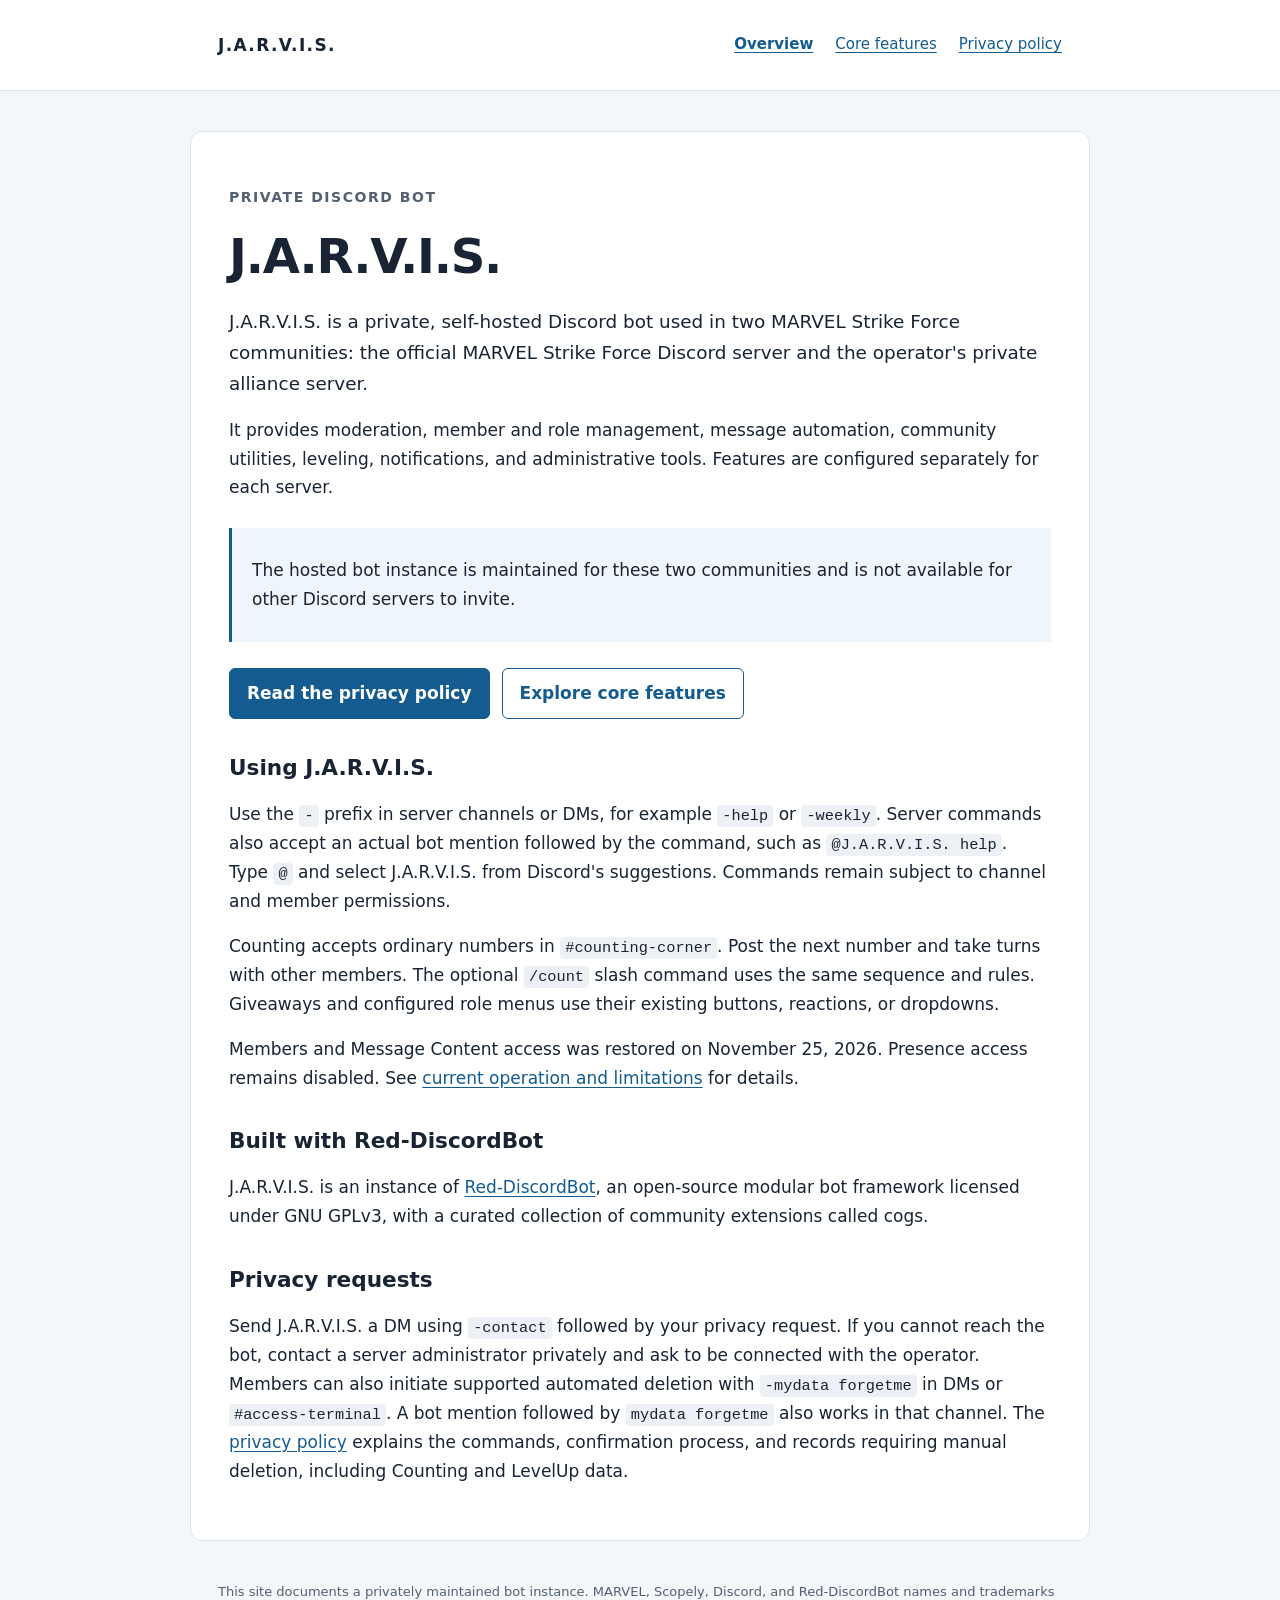
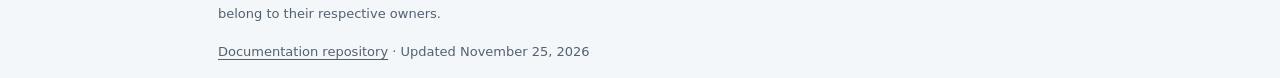
<file: index.html>
<!doctype html>
<html lang="en">
<head><meta charset="utf-8"><meta name="viewport" content="width=device-width, initial-scale=1"><title>J.A.R.V.I.S. | Discord Bot Documentation</title><meta name="description" content="Public documentation for J.A.R.V.I.S., a private, self-hosted Discord bot used in two MARVEL Strike Force communities."><link rel="stylesheet" href="styles.css"></head>
<body>
<a class="skip" href="#main">Skip to content</a>
<header><div class="wrap"><a class="brand" href="index.html">J.A.R.V.I.S.</a><nav aria-label="Main navigation"><a href="index.html" aria-current="page">Overview</a><a href="features.html">Core features</a><a href="privacy.html">Privacy policy</a></nav></div></header>
<main id="main" class="wrap">
<p class="eyebrow">Private Discord bot</p><h1>J.A.R.V.I.S.</h1>
<p class="intro">J.A.R.V.I.S. is a private, self-hosted Discord bot used in two MARVEL Strike Force communities: the official MARVEL Strike Force Discord server and the operator's private alliance server.</p>
<p>It provides moderation, member and role management, message automation, community utilities, leveling, notifications, and administrative tools. Features are configured separately for each server.</p>
<div class="notice"><p>The hosted bot instance is maintained for these two communities and is not available for other Discord servers to invite.</p></div>
<div class="links"><a class="button primary" href="privacy.html">Read the privacy policy</a><a class="button" href="features.html">Explore core features</a></div>
<h2>Using J.A.R.V.I.S.</h2>
<p>Use the <code>-</code> prefix in server channels or DMs, for example <code>-help</code> or <code>-weekly</code>. Server commands also accept an actual bot mention followed by the command, such as <code>@J.A.R.V.I.S. help</code>. Type <code>@</code> and select J.A.R.V.I.S. from Discord's suggestions. Commands remain subject to channel and member permissions.</p>
<p>Counting accepts ordinary numbers in <code>#counting-corner</code>. Post the next number and take turns with other members. The optional <code>/count</code> slash command uses the same sequence and rules. Giveaways and configured role menus use their existing buttons, reactions, or dropdowns.</p>
<p>Members and Message Content access was restored on November 25, 2026. Presence access remains disabled. See <a href="features.html#current-operation">current operation and limitations</a> for details.</p>
<h2>Built with Red-DiscordBot</h2>
<p>J.A.R.V.I.S. is an instance of <a href="https://github.com/Cog-Creators/Red-DiscordBot">Red-DiscordBot</a>, an open-source modular bot framework licensed under GNU GPLv3, with a curated collection of community extensions called cogs.</p>
<h2>Privacy requests</h2>
<p>Send J.A.R.V.I.S. a DM using <code>-contact</code> followed by your privacy request. If you cannot reach the bot, contact a server administrator privately and ask to be connected with the operator. Members can also initiate supported automated deletion with <code>-mydata forgetme</code> in DMs or <code>#access-terminal</code>. A bot mention followed by <code>mydata forgetme</code> also works in that channel. The <a href="privacy.html#your-data">privacy policy</a> explains the commands, confirmation process, and records requiring manual deletion, including Counting and LevelUp data.</p>
</main>
<footer class="wrap"><p>This site documents a privately maintained bot instance. MARVEL, Scopely, Discord, and Red-DiscordBot names and trademarks belong to their respective owners.</p><p><a href="https://github.com/kerrigan614/jarvis-discord">Documentation repository</a> · Updated November 25, 2026</p></footer>
</body></html>
</file>
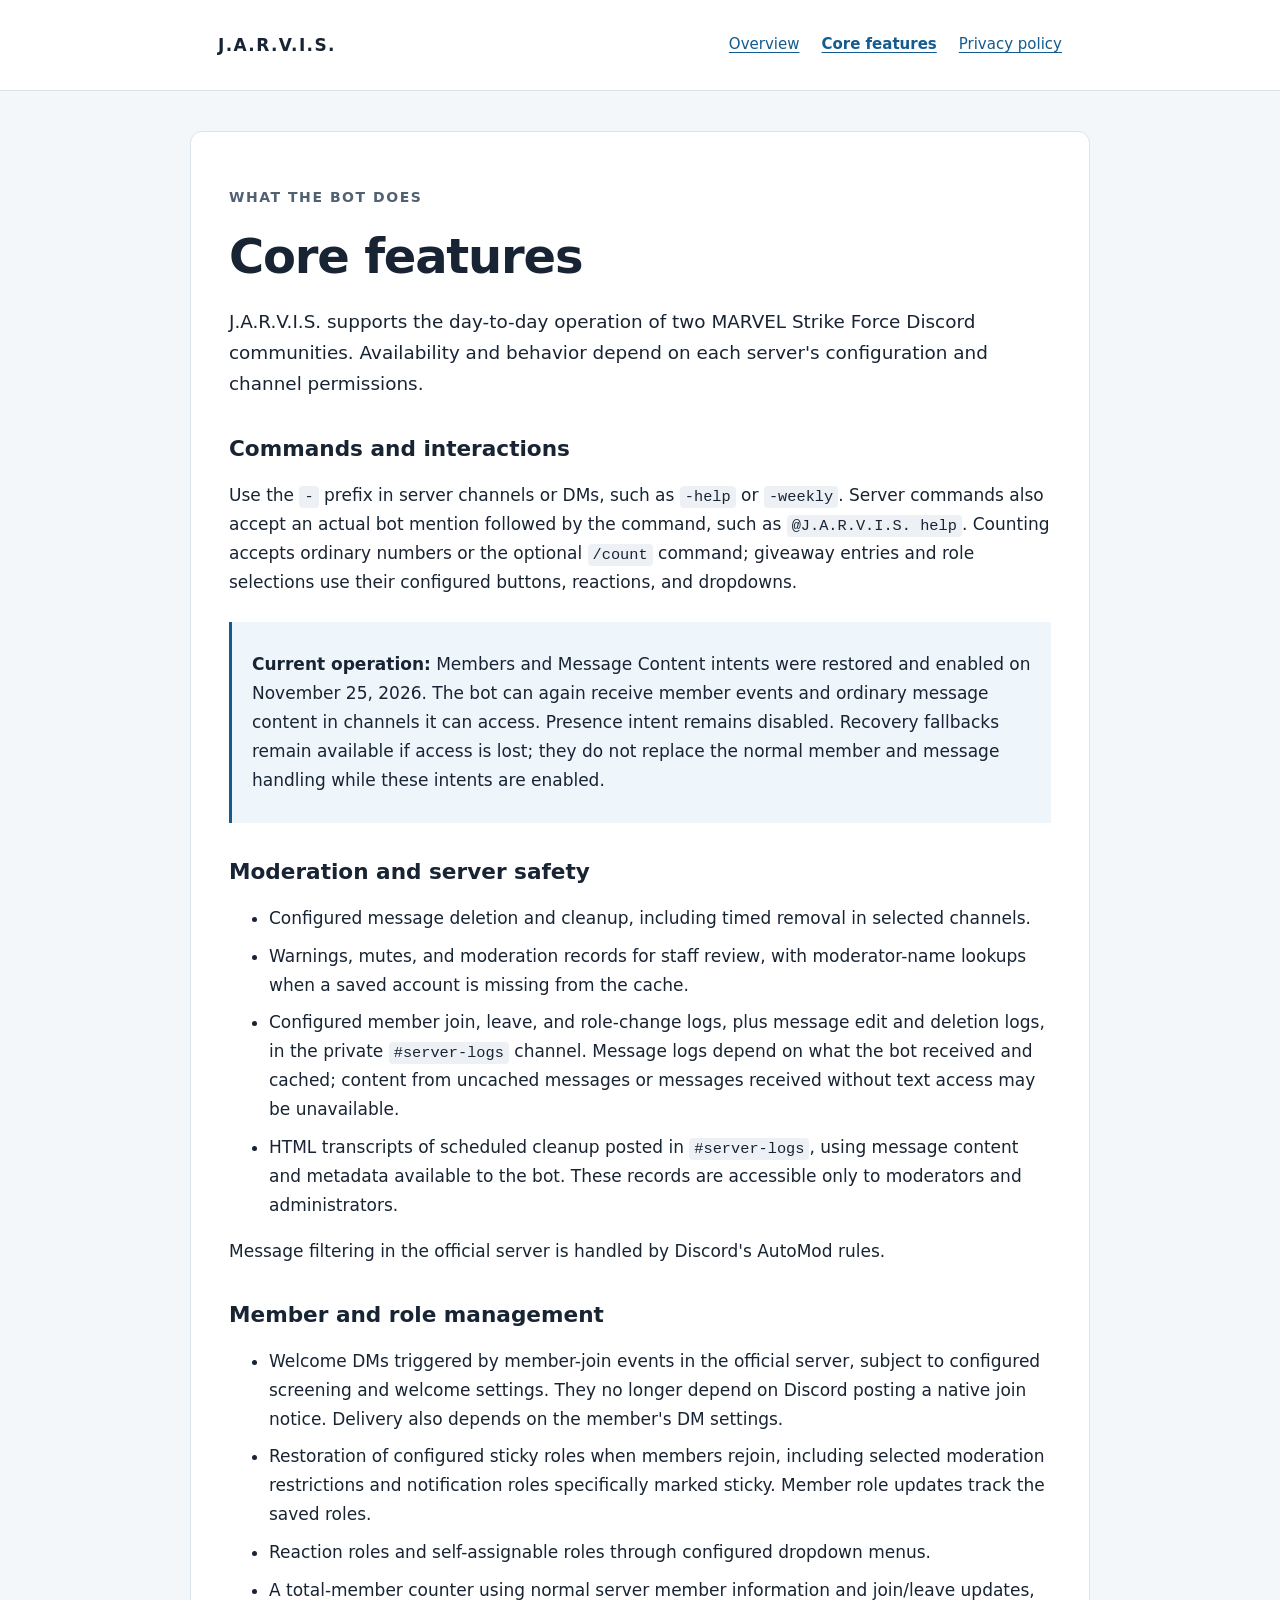
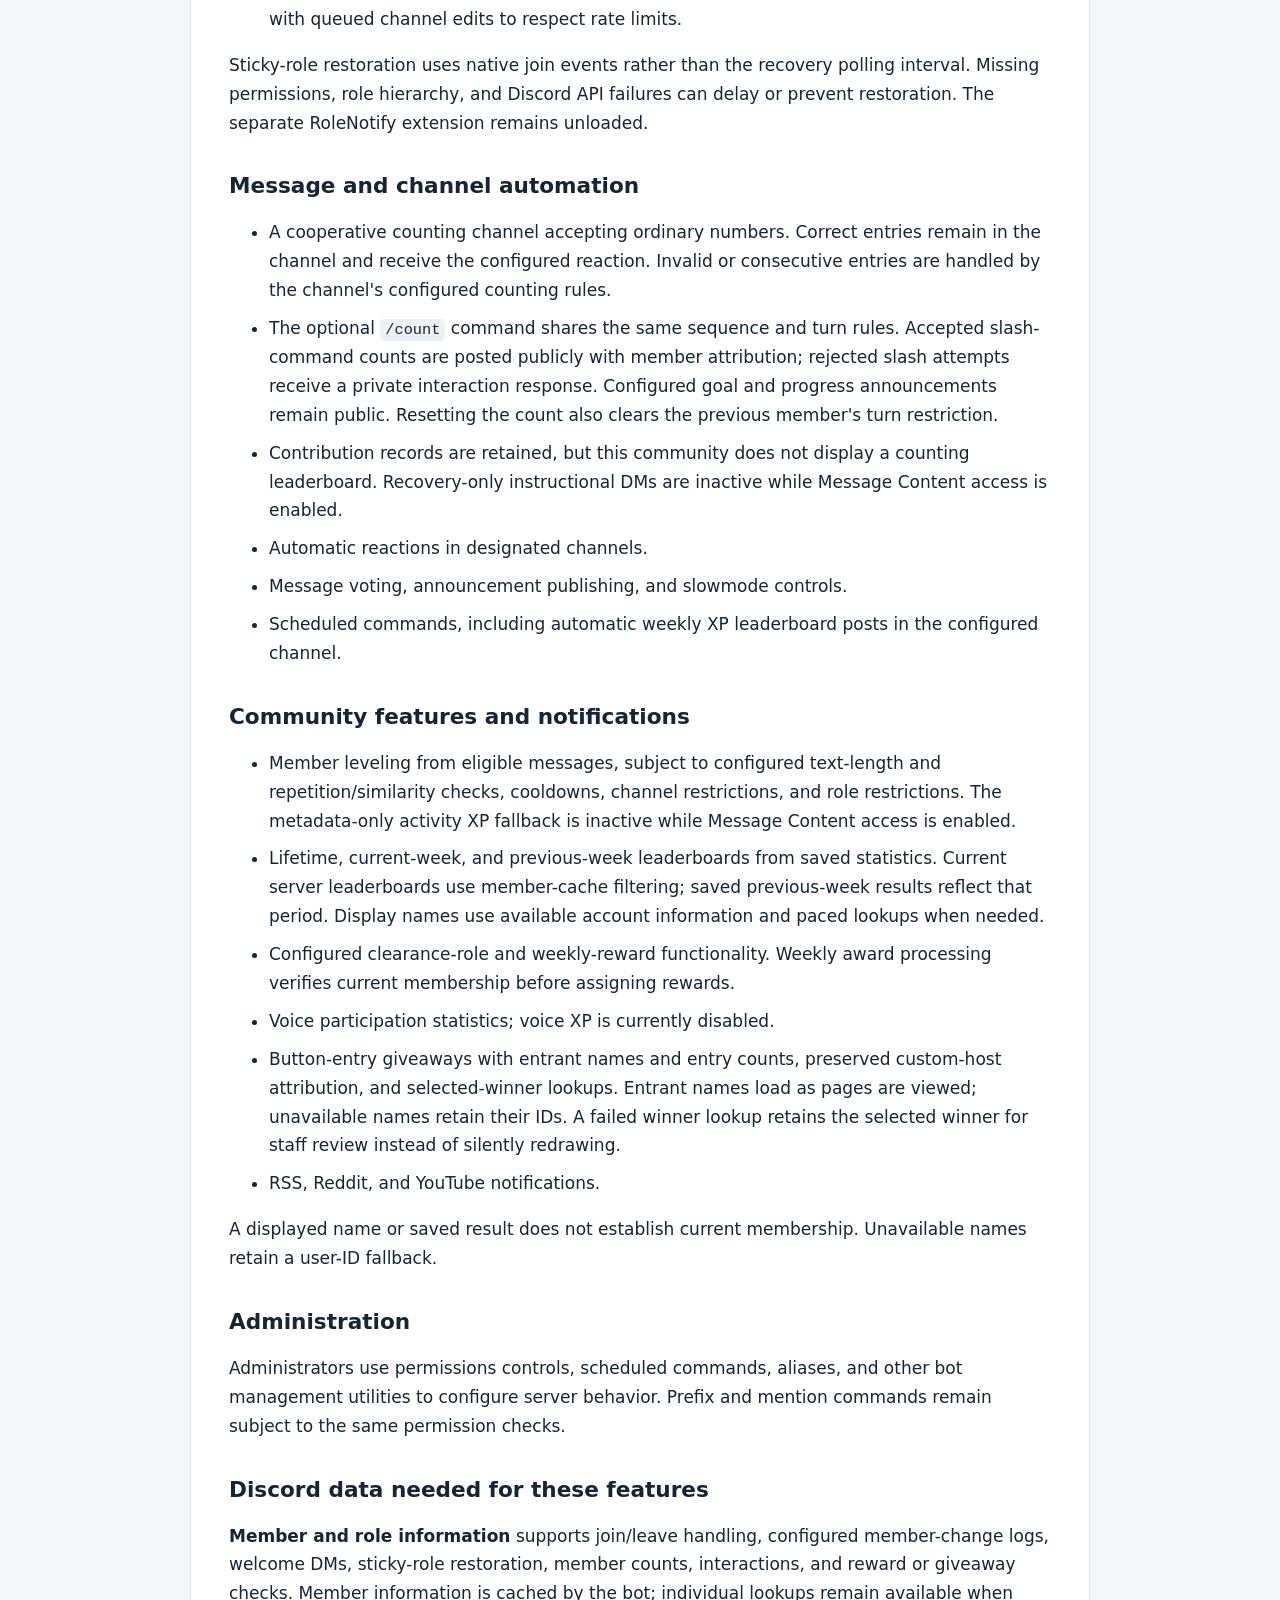
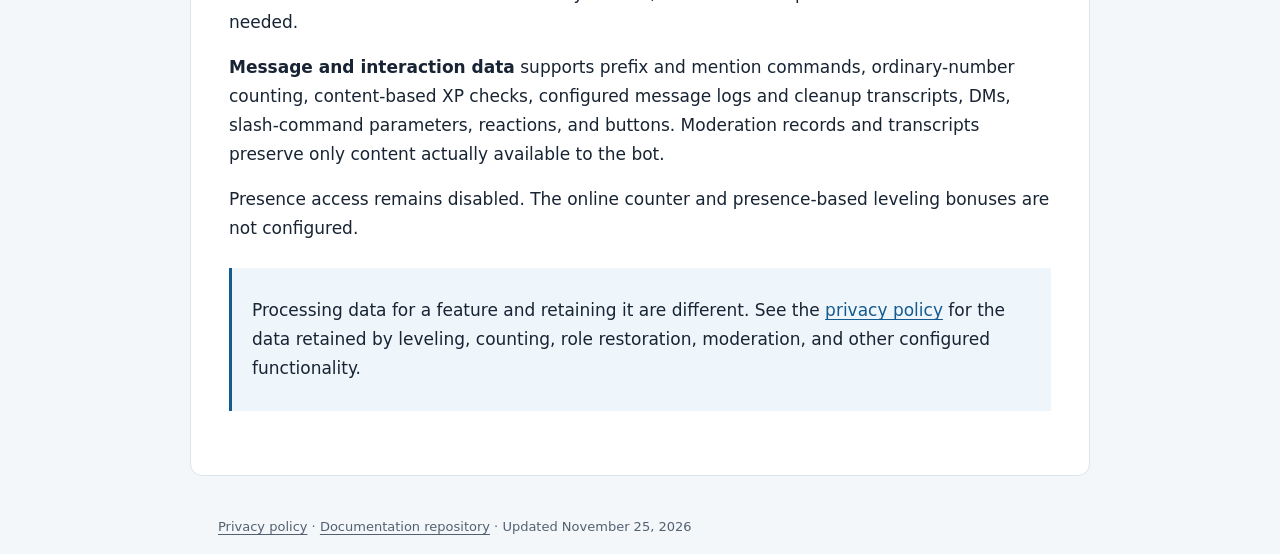
<file: features.html>
<!doctype html>
<html lang="en">
<head><meta charset="utf-8"><meta name="viewport" content="width=device-width, initial-scale=1"><title>Core Features | J.A.R.V.I.S.</title><meta name="description" content="Moderation, member management, message automation, and community features provided by J.A.R.V.I.S."><link rel="stylesheet" href="styles.css"></head>
<body>
<a class="skip" href="#main">Skip to content</a>
<header><div class="wrap"><a class="brand" href="index.html">J.A.R.V.I.S.</a><nav aria-label="Main navigation"><a href="index.html">Overview</a><a href="features.html" aria-current="page">Core features</a><a href="privacy.html">Privacy policy</a></nav></div></header>
<main id="main" class="wrap">
<p class="eyebrow">What the bot does</p><h1>Core features</h1>
<p class="intro">J.A.R.V.I.S. supports the day-to-day operation of two MARVEL Strike Force Discord communities. Availability and behavior depend on each server's configuration and channel permissions.</p>
<h2>Commands and interactions</h2>
<p>Use the <code>-</code> prefix in server channels or DMs, such as <code>-help</code> or <code>-weekly</code>. Server commands also accept an actual bot mention followed by the command, such as <code>@J.A.R.V.I.S. help</code>. Counting accepts ordinary numbers or the optional <code>/count</code> command; giveaway entries and role selections use their configured buttons, reactions, and dropdowns.</p>
<div class="notice" id="current-operation"><p><strong>Current operation:</strong> Members and Message Content intents were restored and enabled on November 25, 2026. The bot can again receive member events and ordinary message content in channels it can access. Presence intent remains disabled. Recovery fallbacks remain available if access is lost; they do not replace the normal member and message handling while these intents are enabled.</p></div>
<h2>Moderation and server safety</h2>
<ul><li>Configured message deletion and cleanup, including timed removal in selected channels.</li><li>Warnings, mutes, and moderation records for staff review, with moderator-name lookups when a saved account is missing from the cache.</li><li>Configured member join, leave, and role-change logs, plus message edit and deletion logs, in the private <code>#server-logs</code> channel. Message logs depend on what the bot received and cached; content from uncached messages or messages received without text access may be unavailable.</li><li>HTML transcripts of scheduled cleanup posted in <code>#server-logs</code>, using message content and metadata available to the bot. These records are accessible only to moderators and administrators.</li></ul>
<p>Message filtering in the official server is handled by Discord's AutoMod rules.</p>
<h2>Member and role management</h2>
<ul><li>Welcome DMs triggered by member-join events in the official server, subject to configured screening and welcome settings. They no longer depend on Discord posting a native join notice. Delivery also depends on the member's DM settings.</li><li>Restoration of configured sticky roles when members rejoin, including selected moderation restrictions and notification roles specifically marked sticky. Member role updates track the saved roles.</li><li>Reaction roles and self-assignable roles through configured dropdown menus.</li><li>A total-member counter using normal server member information and join/leave updates, with queued channel edits to respect rate limits.</li></ul>
<p>Sticky-role restoration uses native join events rather than the recovery polling interval. Missing permissions, role hierarchy, and Discord API failures can delay or prevent restoration. The separate RoleNotify extension remains unloaded.</p>
<h2>Message and channel automation</h2>
<ul><li>A cooperative counting channel accepting ordinary numbers. Correct entries remain in the channel and receive the configured reaction. Invalid or consecutive entries are handled by the channel's configured counting rules.</li><li>The optional <code>/count</code> command shares the same sequence and turn rules. Accepted slash-command counts are posted publicly with member attribution; rejected slash attempts receive a private interaction response. Configured goal and progress announcements remain public. Resetting the count also clears the previous member's turn restriction.</li><li>Contribution records are retained, but this community does not display a counting leaderboard. Recovery-only instructional DMs are inactive while Message Content access is enabled.</li><li>Automatic reactions in designated channels.</li><li>Message voting, announcement publishing, and slowmode controls.</li><li>Scheduled commands, including automatic weekly XP leaderboard posts in the configured channel.</li></ul>
<h2>Community features and notifications</h2>
<ul><li>Member leveling from eligible messages, subject to configured text-length and repetition/similarity checks, cooldowns, channel restrictions, and role restrictions. The metadata-only activity XP fallback is inactive while Message Content access is enabled.</li><li>Lifetime, current-week, and previous-week leaderboards from saved statistics. Current server leaderboards use member-cache filtering; saved previous-week results reflect that period. Display names use available account information and paced lookups when needed.</li><li>Configured clearance-role and weekly-reward functionality. Weekly award processing verifies current membership before assigning rewards.</li><li>Voice participation statistics; voice XP is currently disabled.</li><li>Button-entry giveaways with entrant names and entry counts, preserved custom-host attribution, and selected-winner lookups. Entrant names load as pages are viewed; unavailable names retain their IDs. A failed winner lookup retains the selected winner for staff review instead of silently redrawing.</li><li>RSS, Reddit, and YouTube notifications.</li></ul>
<p>A displayed name or saved result does not establish current membership. Unavailable names retain a user-ID fallback.</p>
<h2>Administration</h2>
<p>Administrators use permissions controls, scheduled commands, aliases, and other bot management utilities to configure server behavior. Prefix and mention commands remain subject to the same permission checks.</p>
<h2>Discord data needed for these features</h2>
<p><strong>Member and role information</strong> supports join/leave handling, configured member-change logs, welcome DMs, sticky-role restoration, member counts, interactions, and reward or giveaway checks. Member information is cached by the bot; individual lookups remain available when needed.</p>
<p><strong>Message and interaction data</strong> supports prefix and mention commands, ordinary-number counting, content-based XP checks, configured message logs and cleanup transcripts, DMs, slash-command parameters, reactions, and buttons. Moderation records and transcripts preserve only content actually available to the bot.</p>
<p>Presence access remains disabled. The online counter and presence-based leveling bonuses are not configured.</p>
<div class="notice"><p>Processing data for a feature and retaining it are different. See the <a href="privacy.html">privacy policy</a> for the data retained by leveling, counting, role restoration, moderation, and other configured functionality.</p></div>
</main>
<footer class="wrap"><p><a href="privacy.html">Privacy policy</a> · <a href="https://github.com/kerrigan614/jarvis-discord">Documentation repository</a> · Updated November 25, 2026</p></footer>
</body></html>
</file>
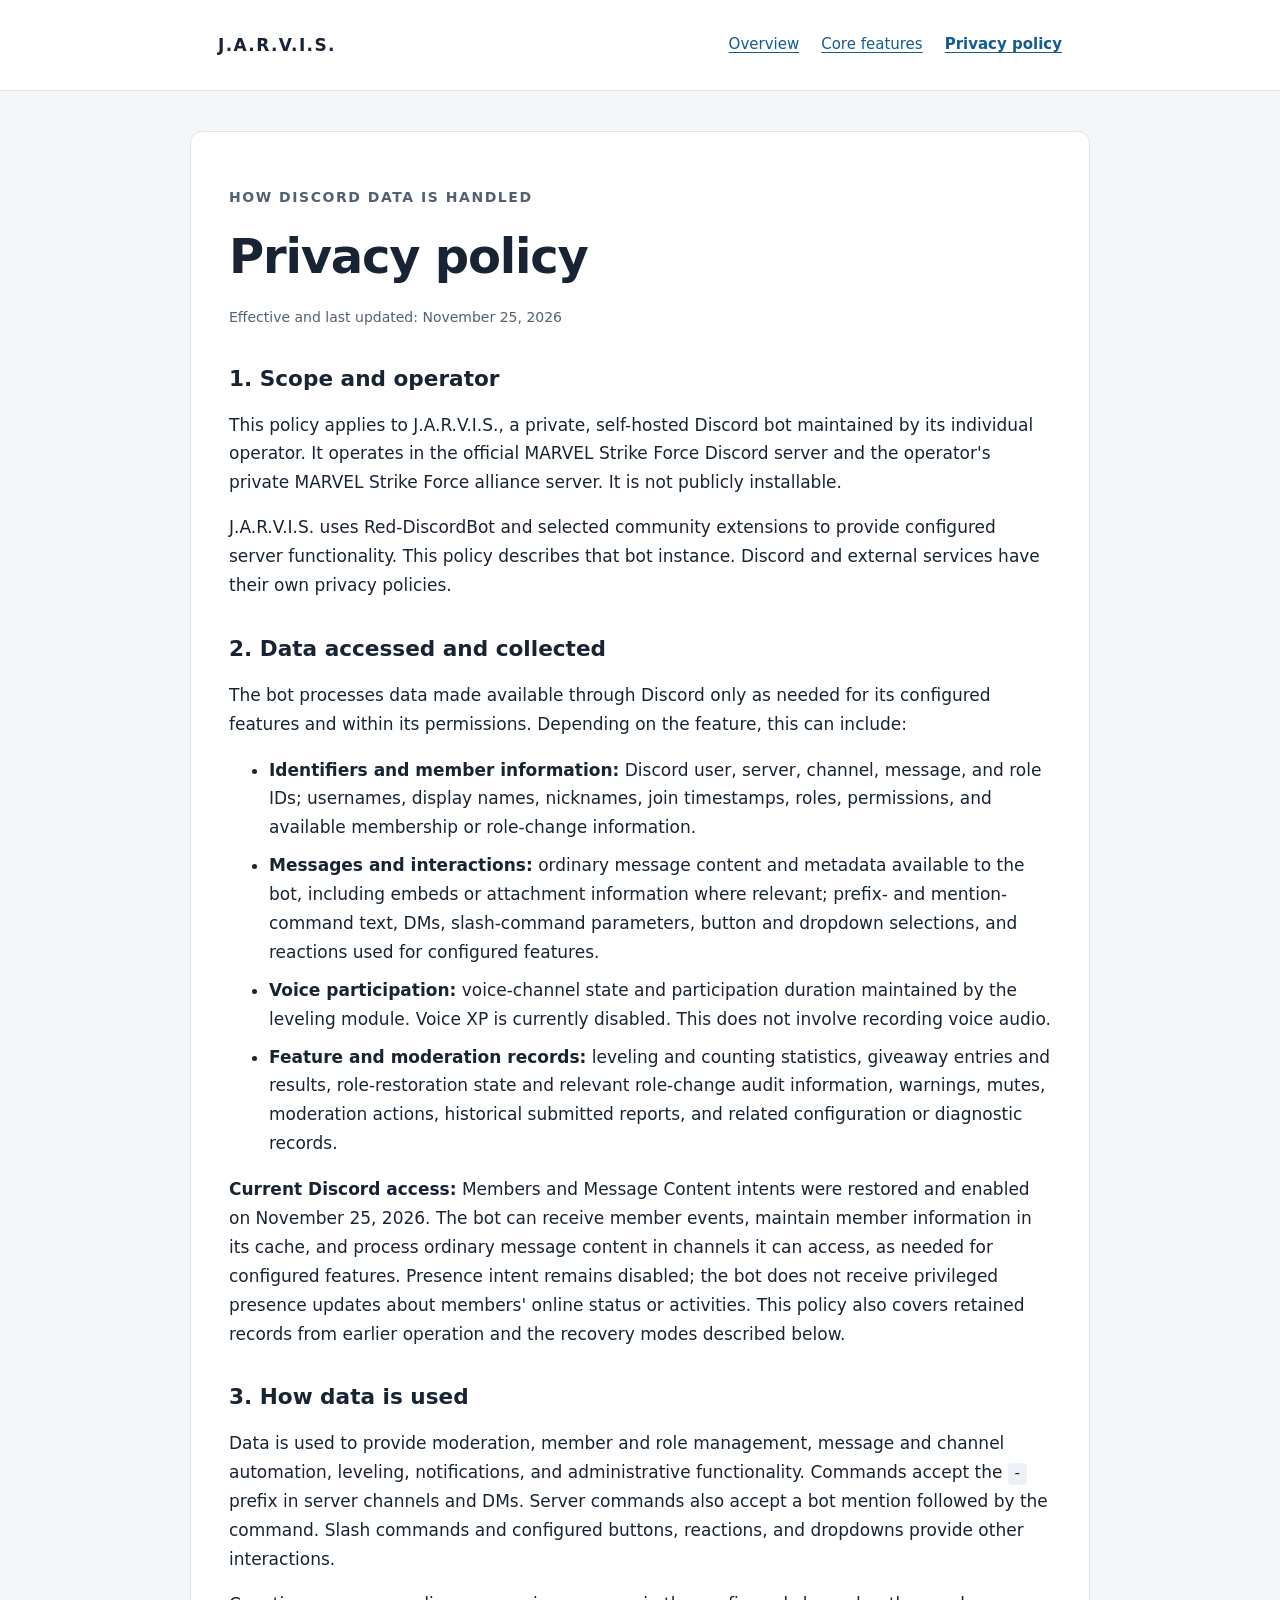
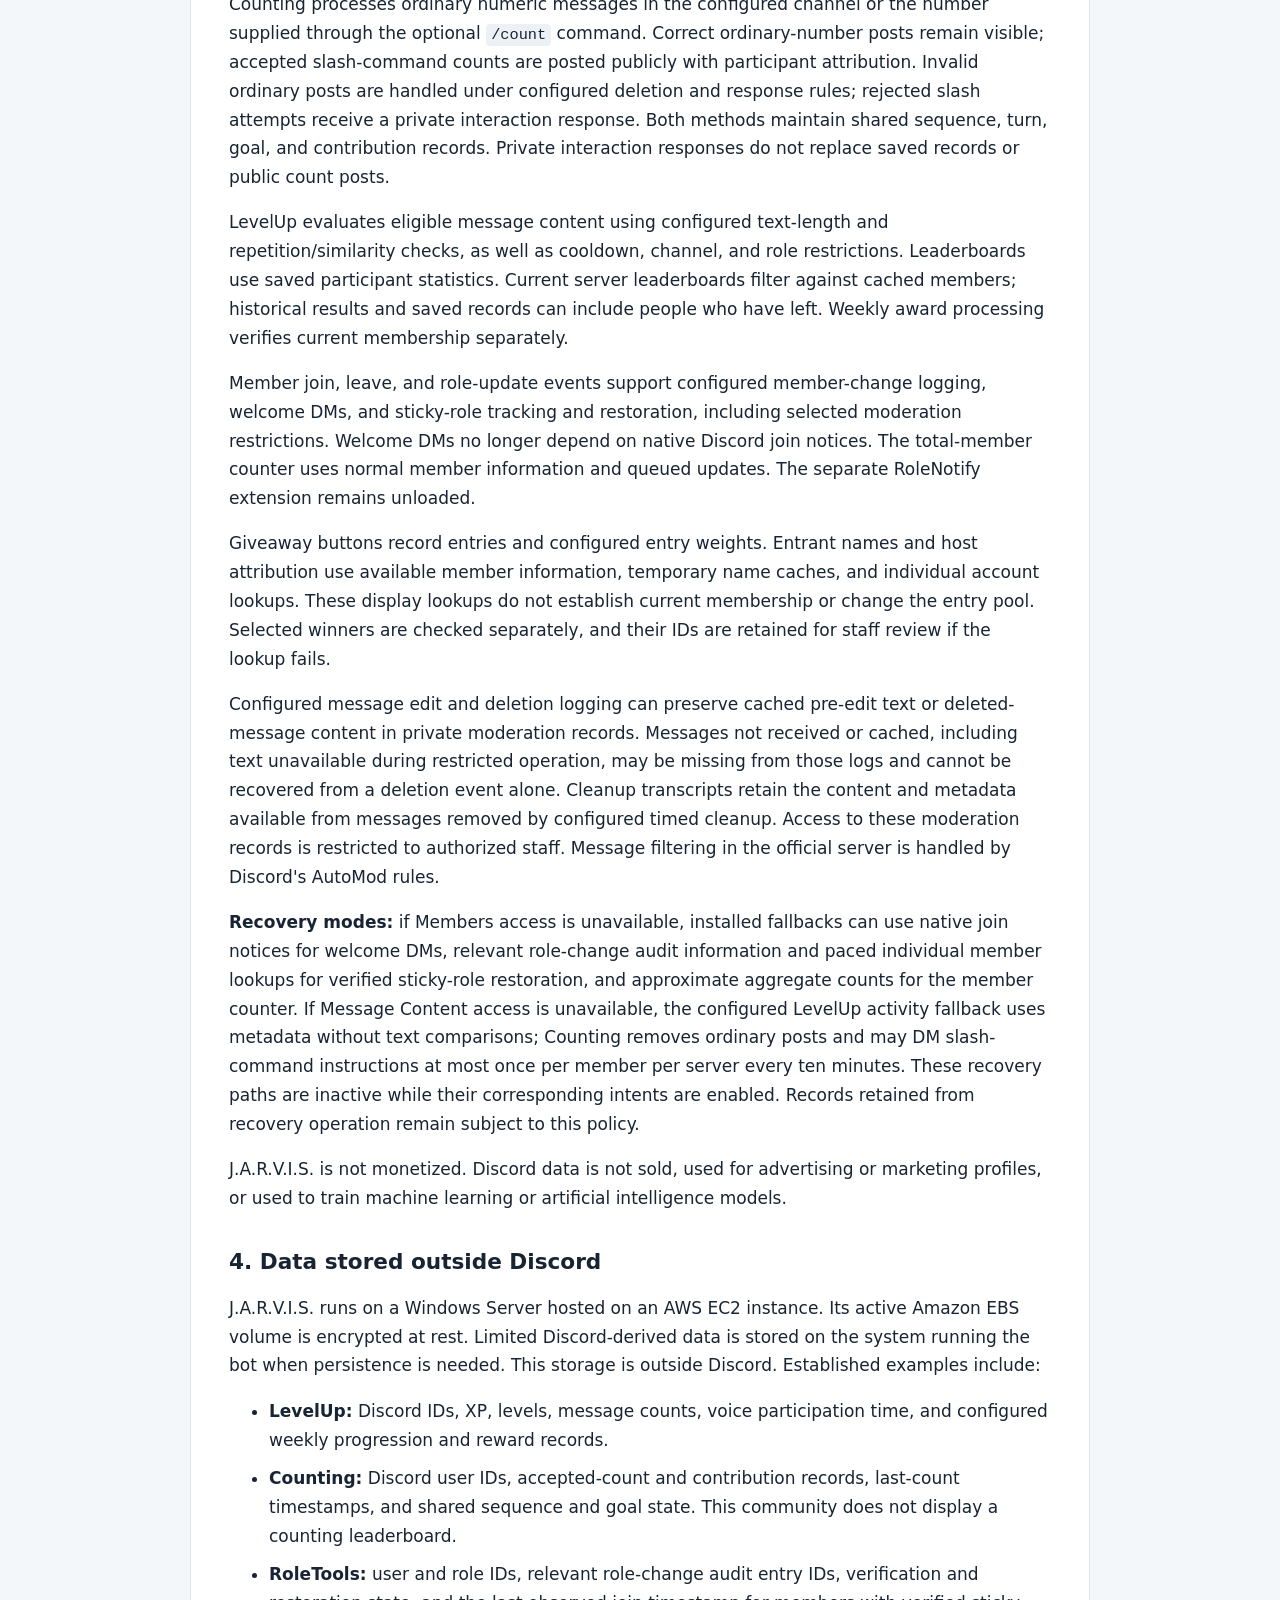
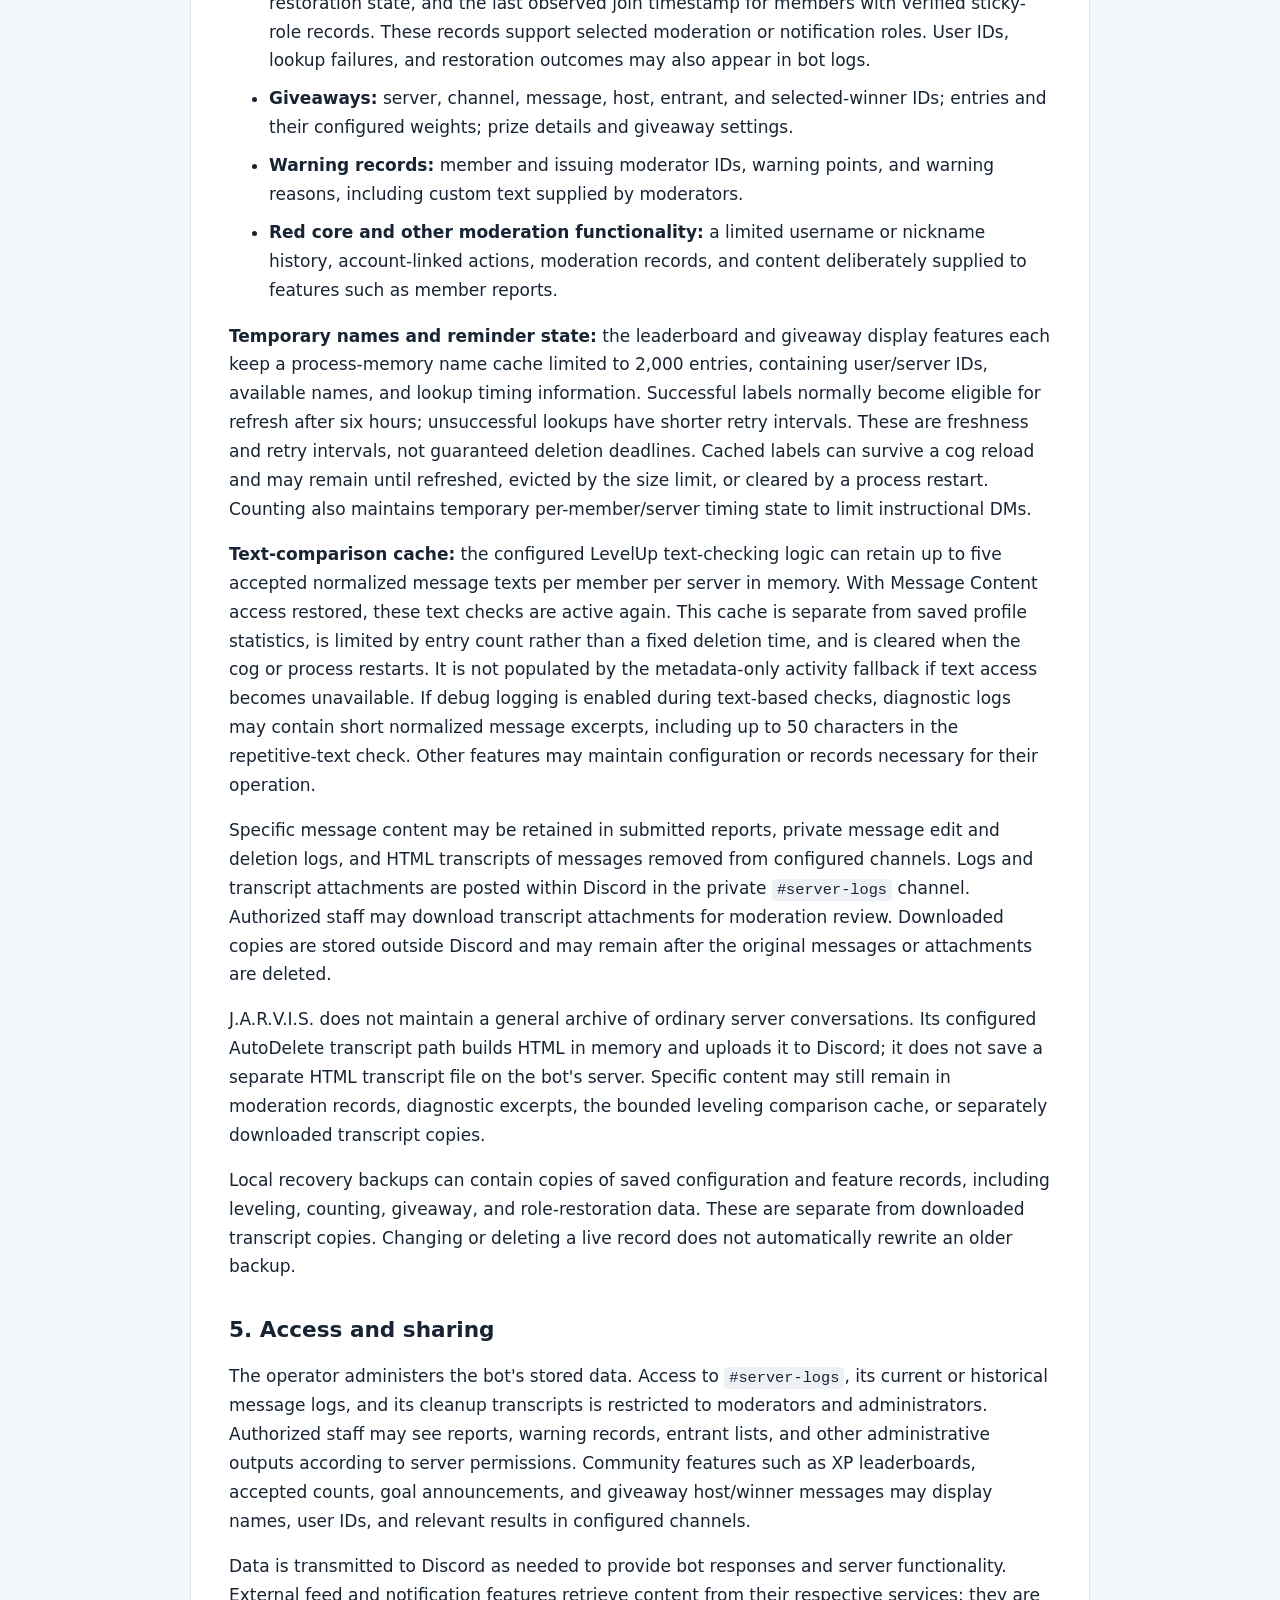
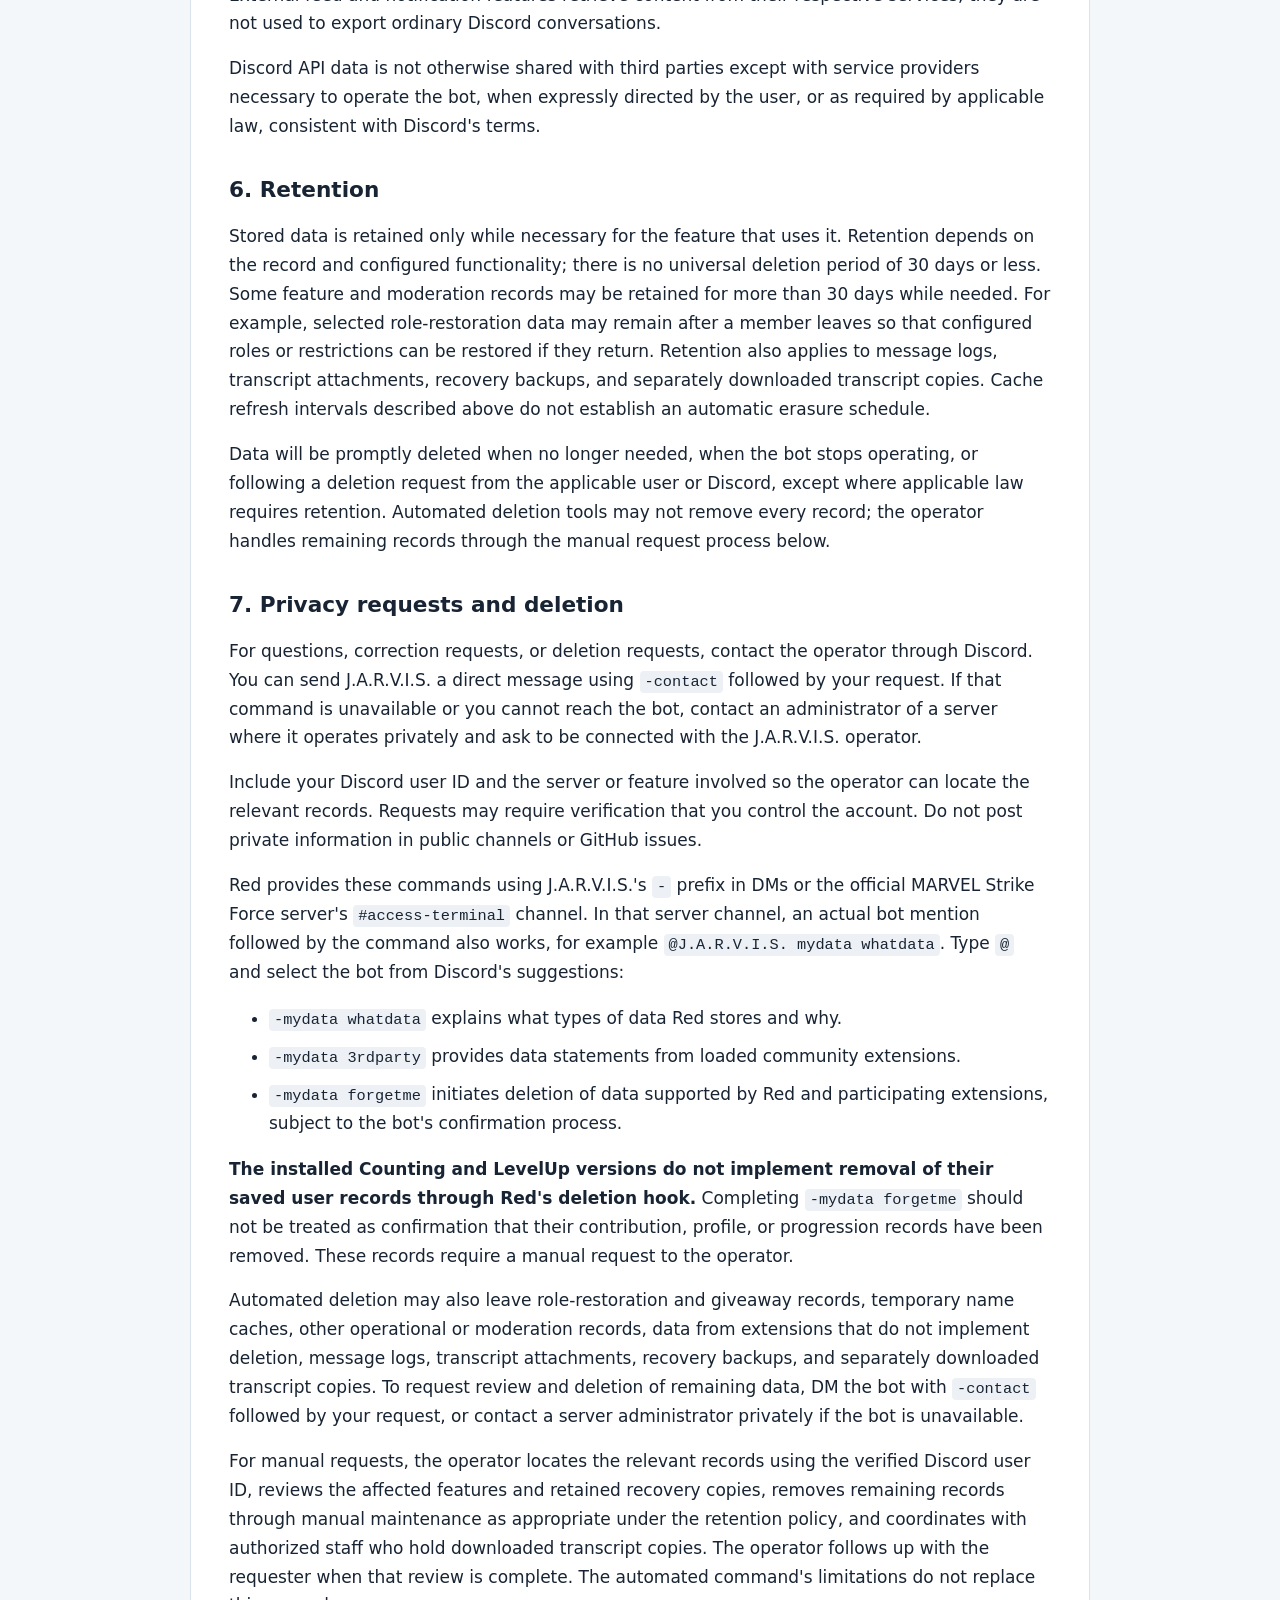
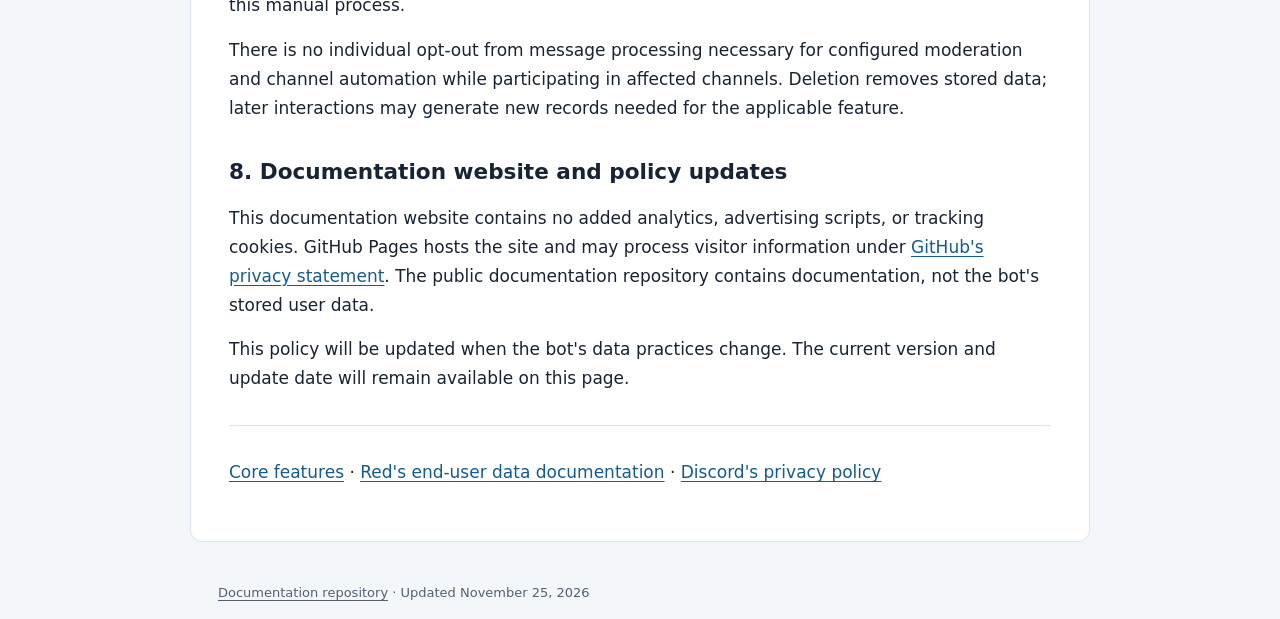
<file: privacy.html>
<!doctype html>
<html lang="en">
<head><meta charset="utf-8"><meta name="viewport" content="width=device-width, initial-scale=1"><title>Privacy Policy | J.A.R.V.I.S.</title><meta name="description" content="How J.A.R.V.I.S. processes Discord data, what it retains, and how users can request correction or deletion."><link rel="stylesheet" href="styles.css"></head>
<body>
<a class="skip" href="#main">Skip to content</a>
<header><div class="wrap"><a class="brand" href="index.html">J.A.R.V.I.S.</a><nav aria-label="Main navigation"><a href="index.html">Overview</a><a href="features.html">Core features</a><a href="privacy.html" aria-current="page">Privacy policy</a></nav></div></header>
<main id="main" class="wrap">
<p class="eyebrow">How Discord data is handled</p><h1>Privacy policy</h1><p class="date">Effective and last updated: November 25, 2026</p>
<h2>1. Scope and operator</h2>
<p>This policy applies to J.A.R.V.I.S., a private, self-hosted Discord bot maintained by its individual operator. It operates in the official MARVEL Strike Force Discord server and the operator's private MARVEL Strike Force alliance server. It is not publicly installable.</p>
<p>J.A.R.V.I.S. uses Red-DiscordBot and selected community extensions to provide configured server functionality. This policy describes that bot instance. Discord and external services have their own privacy policies.</p>
<h2>2. Data accessed and collected</h2>
<p>The bot processes data made available through Discord only as needed for its configured features and within its permissions. Depending on the feature, this can include:</p>
<ul><li><strong>Identifiers and member information:</strong> Discord user, server, channel, message, and role IDs; usernames, display names, nicknames, join timestamps, roles, permissions, and available membership or role-change information.</li><li><strong>Messages and interactions:</strong> ordinary message content and metadata available to the bot, including embeds or attachment information where relevant; prefix- and mention-command text, DMs, slash-command parameters, button and dropdown selections, and reactions used for configured features.</li><li><strong>Voice participation:</strong> voice-channel state and participation duration maintained by the leveling module. Voice XP is currently disabled. This does not involve recording voice audio.</li><li><strong>Feature and moderation records:</strong> leveling and counting statistics, giveaway entries and results, role-restoration state and relevant role-change audit information, warnings, mutes, moderation actions, historical submitted reports, and related configuration or diagnostic records.</li></ul>
<p><strong>Current Discord access:</strong> Members and Message Content intents were restored and enabled on November 25, 2026. The bot can receive member events, maintain member information in its cache, and process ordinary message content in channels it can access, as needed for configured features. Presence intent remains disabled; the bot does not receive privileged presence updates about members' online status or activities. This policy also covers retained records from earlier operation and the recovery modes described below.</p>
<h2>3. How data is used</h2>
<p>Data is used to provide moderation, member and role management, message and channel automation, leveling, notifications, and administrative functionality. Commands accept the <code>-</code> prefix in server channels and DMs. Server commands also accept a bot mention followed by the command. Slash commands and configured buttons, reactions, and dropdowns provide other interactions.</p>
<p>Counting processes ordinary numeric messages in the configured channel or the number supplied through the optional <code>/count</code> command. Correct ordinary-number posts remain visible; accepted slash-command counts are posted publicly with participant attribution. Invalid ordinary posts are handled under configured deletion and response rules; rejected slash attempts receive a private interaction response. Both methods maintain shared sequence, turn, goal, and contribution records. Private interaction responses do not replace saved records or public count posts.</p>
<p>LevelUp evaluates eligible message content using configured text-length and repetition/similarity checks, as well as cooldown, channel, and role restrictions. Leaderboards use saved participant statistics. Current server leaderboards filter against cached members; historical results and saved records can include people who have left. Weekly award processing verifies current membership separately.</p>
<p>Member join, leave, and role-update events support configured member-change logging, welcome DMs, and sticky-role tracking and restoration, including selected moderation restrictions. Welcome DMs no longer depend on native Discord join notices. The total-member counter uses normal member information and queued updates. The separate RoleNotify extension remains unloaded.</p>
<p>Giveaway buttons record entries and configured entry weights. Entrant names and host attribution use available member information, temporary name caches, and individual account lookups. These display lookups do not establish current membership or change the entry pool. Selected winners are checked separately, and their IDs are retained for staff review if the lookup fails.</p>
<p>Configured message edit and deletion logging can preserve cached pre-edit text or deleted-message content in private moderation records. Messages not received or cached, including text unavailable during restricted operation, may be missing from those logs and cannot be recovered from a deletion event alone. Cleanup transcripts retain the content and metadata available from messages removed by configured timed cleanup. Access to these moderation records is restricted to authorized staff. Message filtering in the official server is handled by Discord's AutoMod rules.</p>
<p><strong>Recovery modes:</strong> if Members access is unavailable, installed fallbacks can use native join notices for welcome DMs, relevant role-change audit information and paced individual member lookups for verified sticky-role restoration, and approximate aggregate counts for the member counter. If Message Content access is unavailable, the configured LevelUp activity fallback uses metadata without text comparisons; Counting removes ordinary posts and may DM slash-command instructions at most once per member per server every ten minutes. These recovery paths are inactive while their corresponding intents are enabled. Records retained from recovery operation remain subject to this policy.</p>
<p>J.A.R.V.I.S. is not monetized. Discord data is not sold, used for advertising or marketing profiles, or used to train machine learning or artificial intelligence models.</p>
<h2>4. Data stored outside Discord</h2>
<p>J.A.R.V.I.S. runs on a Windows Server hosted on an AWS EC2 instance. Its active Amazon EBS volume is encrypted at rest. Limited Discord-derived data is stored on the system running the bot when persistence is needed. This storage is outside Discord. Established examples include:</p>
<ul><li><strong>LevelUp:</strong> Discord IDs, XP, levels, message counts, voice participation time, and configured weekly progression and reward records.</li><li><strong>Counting:</strong> Discord user IDs, accepted-count and contribution records, last-count timestamps, and shared sequence and goal state. This community does not display a counting leaderboard.</li><li><strong>RoleTools:</strong> user and role IDs, relevant role-change audit entry IDs, verification and restoration state, and the last observed join timestamp for members with verified sticky-role records. These records support selected moderation or notification roles. User IDs, lookup failures, and restoration outcomes may also appear in bot logs.</li><li><strong>Giveaways:</strong> server, channel, message, host, entrant, and selected-winner IDs; entries and their configured weights; prize details and giveaway settings.</li><li><strong>Warning records:</strong> member and issuing moderator IDs, warning points, and warning reasons, including custom text supplied by moderators.</li><li><strong>Red core and other moderation functionality:</strong> a limited username or nickname history, account-linked actions, moderation records, and content deliberately supplied to features such as member reports.</li></ul>
<p><strong>Temporary names and reminder state:</strong> the leaderboard and giveaway display features each keep a process-memory name cache limited to 2,000 entries, containing user/server IDs, available names, and lookup timing information. Successful labels normally become eligible for refresh after six hours; unsuccessful lookups have shorter retry intervals. These are freshness and retry intervals, not guaranteed deletion deadlines. Cached labels can survive a cog reload and may remain until refreshed, evicted by the size limit, or cleared by a process restart. Counting also maintains temporary per-member/server timing state to limit instructional DMs.</p>
<p><strong>Text-comparison cache:</strong> the configured LevelUp text-checking logic can retain up to five accepted normalized message texts per member per server in memory. With Message Content access restored, these text checks are active again. This cache is separate from saved profile statistics, is limited by entry count rather than a fixed deletion time, and is cleared when the cog or process restarts. It is not populated by the metadata-only activity fallback if text access becomes unavailable. If debug logging is enabled during text-based checks, diagnostic logs may contain short normalized message excerpts, including up to 50 characters in the repetitive-text check. Other features may maintain configuration or records necessary for their operation.</p>
<p>Specific message content may be retained in submitted reports, private message edit and deletion logs, and HTML transcripts of messages removed from configured channels. Logs and transcript attachments are posted within Discord in the private <code>#server-logs</code> channel. Authorized staff may download transcript attachments for moderation review. Downloaded copies are stored outside Discord and may remain after the original messages or attachments are deleted.</p>
<p>J.A.R.V.I.S. does not maintain a general archive of ordinary server conversations. Its configured AutoDelete transcript path builds HTML in memory and uploads it to Discord; it does not save a separate HTML transcript file on the bot's server. Specific content may still remain in moderation records, diagnostic excerpts, the bounded leveling comparison cache, or separately downloaded transcript copies.</p>
<p>Local recovery backups can contain copies of saved configuration and feature records, including leveling, counting, giveaway, and role-restoration data. These are separate from downloaded transcript copies. Changing or deleting a live record does not automatically rewrite an older backup.</p>
<h2>5. Access and sharing</h2>
<p>The operator administers the bot's stored data. Access to <code>#server-logs</code>, its current or historical message logs, and its cleanup transcripts is restricted to moderators and administrators. Authorized staff may see reports, warning records, entrant lists, and other administrative outputs according to server permissions. Community features such as XP leaderboards, accepted counts, goal announcements, and giveaway host/winner messages may display names, user IDs, and relevant results in configured channels.</p>
<p>Data is transmitted to Discord as needed to provide bot responses and server functionality. External feed and notification features retrieve content from their respective services; they are not used to export ordinary Discord conversations.</p>
<p>Discord API data is not otherwise shared with third parties except with service providers necessary to operate the bot, when expressly directed by the user, or as required by applicable law, consistent with Discord's terms.</p>
<h2>6. Retention</h2>
<p>Stored data is retained only while necessary for the feature that uses it. Retention depends on the record and configured functionality; there is no universal deletion period of 30 days or less. Some feature and moderation records may be retained for more than 30 days while needed. For example, selected role-restoration data may remain after a member leaves so that configured roles or restrictions can be restored if they return. Retention also applies to message logs, transcript attachments, recovery backups, and separately downloaded transcript copies. Cache refresh intervals described above do not establish an automatic erasure schedule.</p>
<p>Data will be promptly deleted when no longer needed, when the bot stops operating, or following a deletion request from the applicable user or Discord, except where applicable law requires retention. Automated deletion tools may not remove every record; the operator handles remaining records through the manual request process below.</p>
<h2 id="your-data">7. Privacy requests and deletion</h2>
<p>For questions, correction requests, or deletion requests, contact the operator through Discord. You can send J.A.R.V.I.S. a direct message using <code>-contact</code> followed by your request. If that command is unavailable or you cannot reach the bot, contact an administrator of a server where it operates privately and ask to be connected with the J.A.R.V.I.S. operator.</p>
<p>Include your Discord user ID and the server or feature involved so the operator can locate the relevant records. Requests may require verification that you control the account. Do not post private information in public channels or GitHub issues.</p>
<p>Red provides these commands using J.A.R.V.I.S.'s <code>-</code> prefix in DMs or the official MARVEL Strike Force server's <code>#access-terminal</code> channel. In that server channel, an actual bot mention followed by the command also works, for example <code>@J.A.R.V.I.S. mydata whatdata</code>. Type <code>@</code> and select the bot from Discord's suggestions:</p>
<ul><li><code>-mydata whatdata</code> explains what types of data Red stores and why.</li><li><code>-mydata 3rdparty</code> provides data statements from loaded community extensions.</li><li><code>-mydata forgetme</code> initiates deletion of data supported by Red and participating extensions, subject to the bot's confirmation process.</li></ul>
<p><strong>The installed Counting and LevelUp versions do not implement removal of their saved user records through Red's deletion hook.</strong> Completing <code>-mydata forgetme</code> should not be treated as confirmation that their contribution, profile, or progression records have been removed. These records require a manual request to the operator.</p>
<p>Automated deletion may also leave role-restoration and giveaway records, temporary name caches, other operational or moderation records, data from extensions that do not implement deletion, message logs, transcript attachments, recovery backups, and separately downloaded transcript copies. To request review and deletion of remaining data, DM the bot with <code>-contact</code> followed by your request, or contact a server administrator privately if the bot is unavailable.</p>
<p>For manual requests, the operator locates the relevant records using the verified Discord user ID, reviews the affected features and retained recovery copies, removes remaining records through manual maintenance as appropriate under the retention policy, and coordinates with authorized staff who hold downloaded transcript copies. The operator follows up with the requester when that review is complete. The automated command's limitations do not replace this manual process.</p>
<p>There is no individual opt-out from message processing necessary for configured moderation and channel automation while participating in affected channels. Deletion removes stored data; later interactions may generate new records needed for the applicable feature.</p>
<h2>8. Documentation website and policy updates</h2>
<p>This documentation website contains no added analytics, advertising scripts, or tracking cookies. GitHub Pages hosts the site and may process visitor information under <a href="https://docs.github.com/en/site-policy/privacy-policies/github-general-privacy-statement">GitHub's privacy statement</a>. The public documentation repository contains documentation, not the bot's stored user data.</p>
<p>This policy will be updated when the bot's data practices change. The current version and update date will remain available on this page.</p>
<hr><p><a href="features.html">Core features</a> · <a href="https://docs.discord.red/en/stable/red_core_data_statement.html">Red's end-user data documentation</a> · <a href="https://discord.com/privacy">Discord's privacy policy</a></p>
</main>
<footer class="wrap"><p><a href="https://github.com/kerrigan614/jarvis-discord">Documentation repository</a> · Updated November 25, 2026</p></footer>
</body></html>
</file>
<file: styles.css>
:root{color-scheme:light;--ink:#182433;--muted:#526171;--line:#dbe3eb;--accent:#145b8f;--paper:#fff;--wash:#f4f7fa}*{box-sizing:border-box}body{margin:0;background:var(--wash);color:var(--ink);font:17px/1.7 system-ui,-apple-system,BlinkMacSystemFont,"Segoe UI",sans-serif}a{color:var(--accent);text-underline-offset:3px}a:hover{text-decoration-thickness:2px}a:focus-visible{outline:3px solid #de9400;outline-offset:4px}.skip{position:absolute;left:16px;top:-100px;background:#fff;padding:8px}.skip:focus{top:12px}.wrap{max-width:900px;margin:auto;padding:0 28px}header{border-bottom:1px solid var(--line);background:var(--paper)}header .wrap{display:flex;justify-content:space-between;align-items:center;gap:20px;min-height:90px}.brand{font-weight:750;letter-spacing:.08em;text-decoration:none;color:var(--ink)}nav{display:flex;gap:22px;flex-wrap:wrap}nav a{font-size:15px}nav [aria-current=page]{font-weight:700}main{margin:40px auto!important;background:var(--paper);border:1px solid var(--line);border-radius:12px;padding:38px!important}h1,h2,h3{line-height:1.25}h1{font-size:clamp(2rem,6vw,3rem);letter-spacing:-.025em;margin:0 0 20px}h2{font-size:1.35rem;margin-top:36px}p{margin:16px 0}.eyebrow,.date{color:var(--muted);font-size:14px}.eyebrow{text-transform:uppercase;letter-spacing:.11em;font-weight:650}.intro{font-size:1.15rem}.notice{background:#eef5fb;border-left:3px solid var(--accent);padding:12px 20px;margin:26px 0}.links{display:flex;gap:12px;flex-wrap:wrap}.button{display:inline-block;padding:10px 17px;border:1px solid var(--accent);border-radius:6px;text-decoration:none;font-weight:650}.button.primary{background:var(--accent);color:#fff}li{margin:9px 0}code{background:#edf1f5;padding:2px 5px;border-radius:4px;font-size:.9em;overflow-wrap:anywhere}footer{color:var(--muted);font-size:13px;padding-bottom:32px}footer a{color:inherit}hr{border:0;border-top:1px solid var(--line);margin:32px 0}@media(max-width:620px){.wrap{padding:0 18px}header .wrap{padding-top:20px;padding-bottom:20px;display:block}nav{margin-top:12px;gap:18px}main{margin:24px 12px!important;padding:25px 20px!important}h2{margin-top:30px}}@media print{body{background:#fff;font-size:11pt}header,.skip{display:none}main{border:0;margin:0!important;padding:0!important}footer{padding-top:20px}h2{break-after:avoid}a{color:inherit}.button{border:0;padding:0}}
</file>
